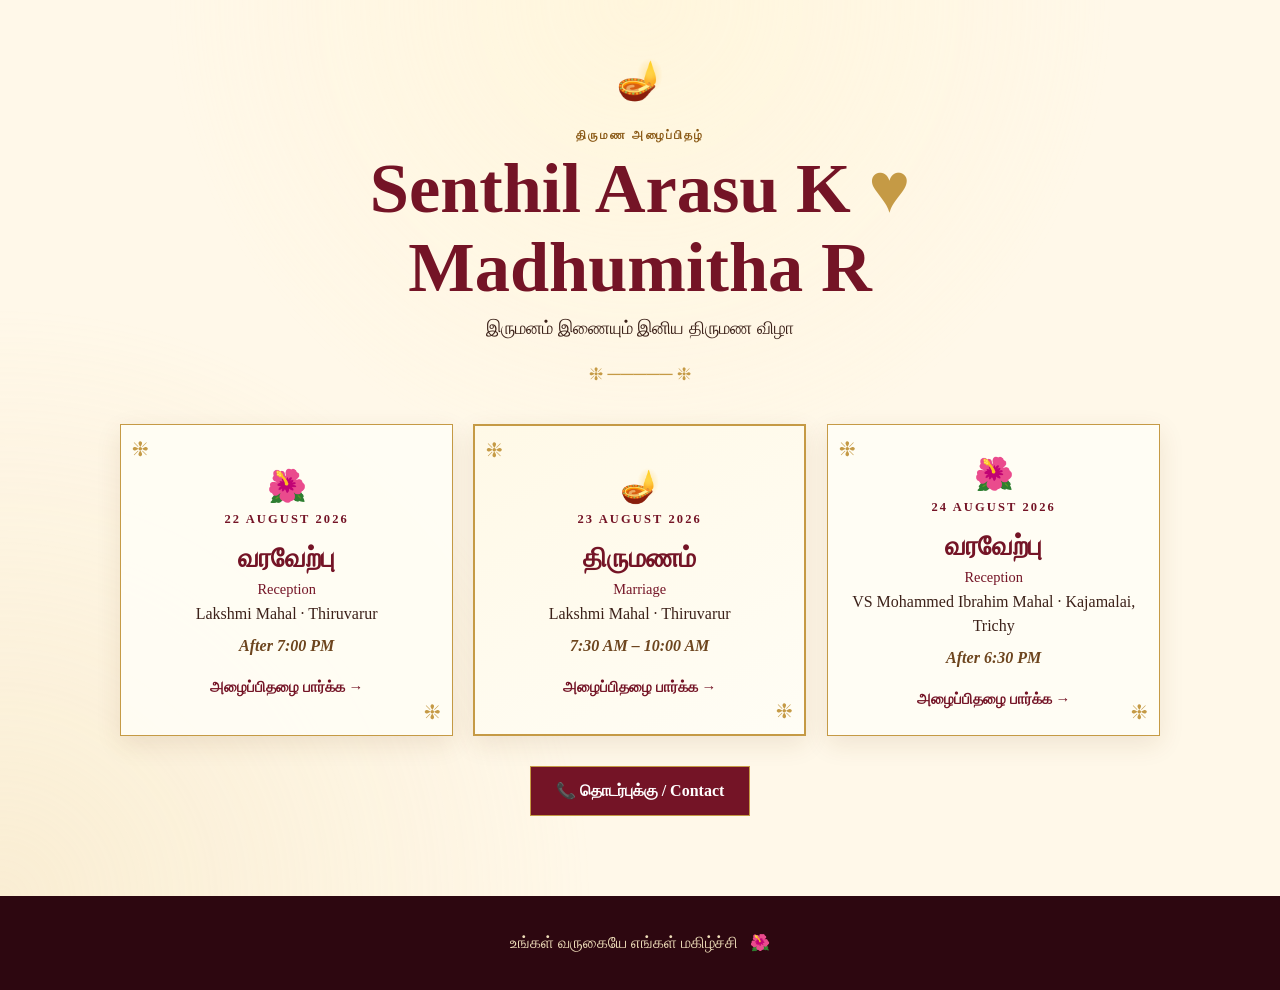
<file: index.html>
<!doctype html>
<html lang="ta">

<head>
  <meta charset="utf-8">
  <meta name="viewport" content="width=device-width, initial-scale=1">

  <meta
    name="description"
    content="Wedding celebrations of Senthil Arasu K and Madhumitha R"
  >

  <title>
    திருமண அழைப்பிதழ் | Senthil Arasu K ♥ Madhumitha R
  </title>

  <link rel="stylesheet" href="style.css">
</head>

<body>

  <main class="home-shell intro-ready">

    <!-- Wedding Header -->
    <section
      class="home-hero"
      aria-labelledby="couple-names"
    >

      <p class="lamp" aria-hidden="true">
        🪔
      </p>

      <p class="invitation-label">
        திருமண அழைப்பிதழ்
      </p>

      <h1 id="couple-names">
        Senthil Arasu K
        <span>♥</span>
        Madhumitha R
      </h1>

      <p class="subtitle">
        இருமனம் இணையும் இனிய திருமண விழா
      </p>

      <div
        class="ornament"
        aria-hidden="true"
      >
        ❈ ───── ❈
      </div>

    </section>


    <!-- Wedding Functions -->
    <section
      class="function-list"
      aria-label="Wedding functions"
    >

      <!-- 22 August Reception -->
      <a
        class="function-card"
        href="reception-thiruvarur.html"
      >

        <span
          class="event-icon"
          aria-hidden="true"
        >
          🌺
        </span>

        <span class="event-date">
          22 AUGUST 2026
        </span>

        <strong>
          வரவேற்பு
          <small>Reception</small>
        </strong>

        <span>
          Lakshmi Mahal · Thiruvarur
        </span>

        <em>
          After 7:00 PM
        </em>

        <b>
          அழைப்பிதழை பார்க்க →
        </b>

      </a>


      <!-- 23 August Marriage -->
      <a
        class="function-card featured"
        href="marriage.html"
      >

        <span
          class="event-icon"
          aria-hidden="true"
        >
          🪔
        </span>

        <span class="event-date">
          23 AUGUST 2026
        </span>

        <strong>
          திருமணம்
          <small>Marriage</small>
        </strong>

        <span>
          Lakshmi Mahal · Thiruvarur
        </span>

        <em>
          7:30 AM – 10:00 AM
        </em>

        <b>
          அழைப்பிதழை பார்க்க →
        </b>

      </a>


      <!-- 24 August Reception -->
      <a
        class="function-card"
        href="reception-trichy.html"
      >

        <span
          class="event-icon"
          aria-hidden="true"
        >
          🌺
        </span>

        <span class="event-date">
          24 AUGUST 2026
        </span>

        <strong>
          வரவேற்பு
          <small>Reception</small>
        </strong>

        <span>
          VS Mohammed Ibrahim Mahal · Kajamalai, Trichy
        </span>

        <em>
          After 6:30 PM
        </em>

        <b>
          அழைப்பிதழை பார்க்க →
        </b>

      </a>

    </section>


    <!-- Contact Button -->
    <div class="home-contact">

      <a
        class="contact-button"
        href="contact.html"
      >
        📞 தொடர்புக்கு / Contact
      </a>

    </div>

  </main>


  <!-- Footer -->
  <footer>
    உங்கள் வருகையே எங்கள் மகிழ்ச்சி
    <span>🌺</span>
  </footer>


  <!-- JavaScript -->
  <script src="script.js"></script>

</body>

</html>
</file>
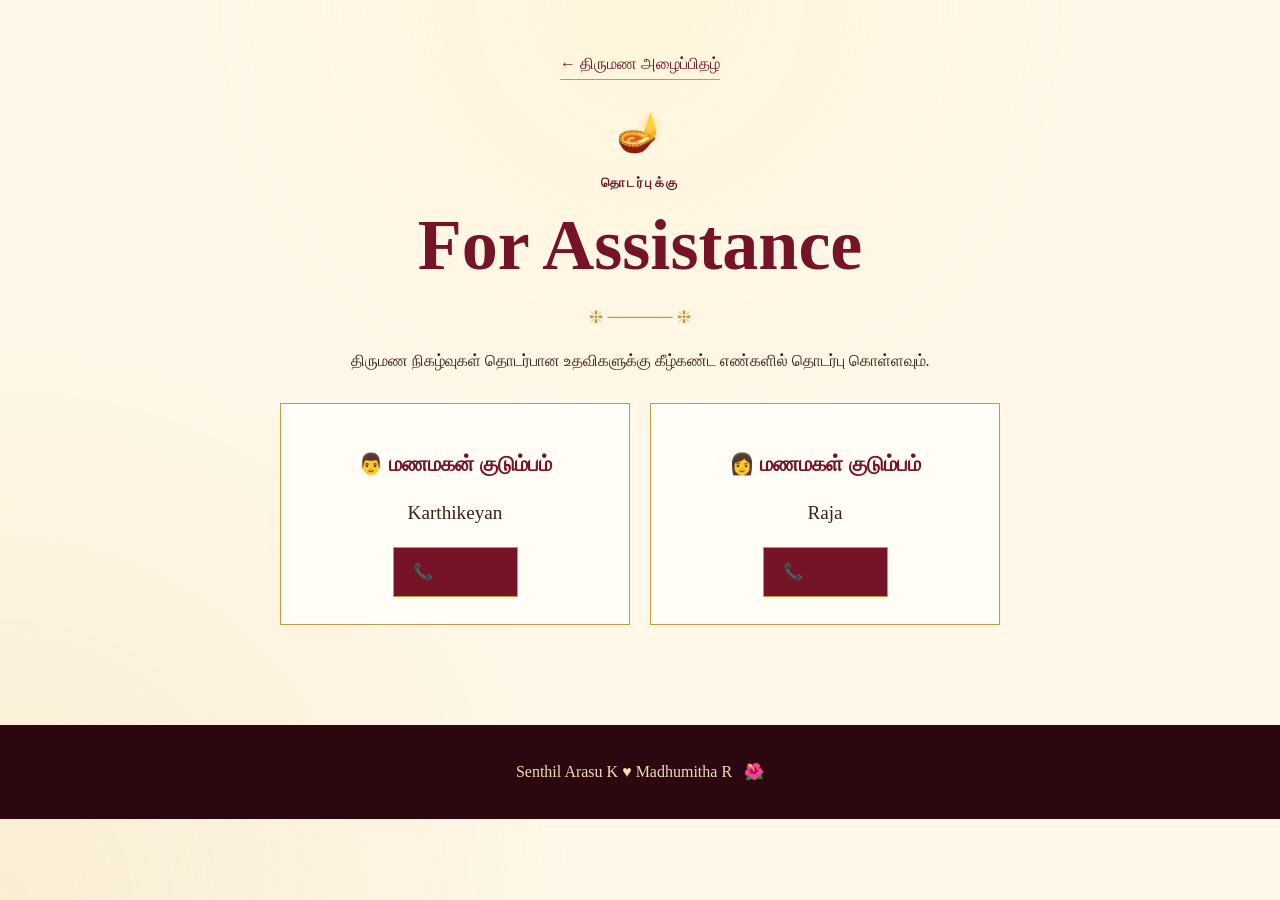
<file: contact.html>
<!doctype html><html lang="ta"><head><meta charset="utf-8"><meta name="viewport" content="width=device-width,initial-scale=1"><title>தொடர்புக்கு | Senthil Arasu K ♥ Madhumitha R</title><link rel="stylesheet" href="style.css"></head><body><main class="event-page contact-page"><a class="top-link" href="index.html">← திருமண அழைப்பிதழ்</a><p class="lamp">🪔</p><p class="event-kicker">தொடர்புக்கு</p><h1>For Assistance</h1><div class="ornament">❈ ───── ❈</div><p>திருமண நிகழ்வுகள் தொடர்பான உதவிகளுக்கு கீழ்கண்ட எண்களில் தொடர்பு கொள்ளவும்.</p><section class="contacts"><article class="contact-card"><h2>👨 மணமகன் குடும்பம்</h2><p>Karthikeyan</p><a class="button" href="tel:9443520092">📞 அழைக்க</a></article><article class="contact-card"><h2>👩 மணமகள் குடும்பம்</h2><p>Raja</p><a class="button" href="tel:9363993045">📞 அழைக்க</a></article></section></main><footer>Senthil Arasu K ♥ Madhumitha R <span>🌺</span></footer></body></html>
</file>
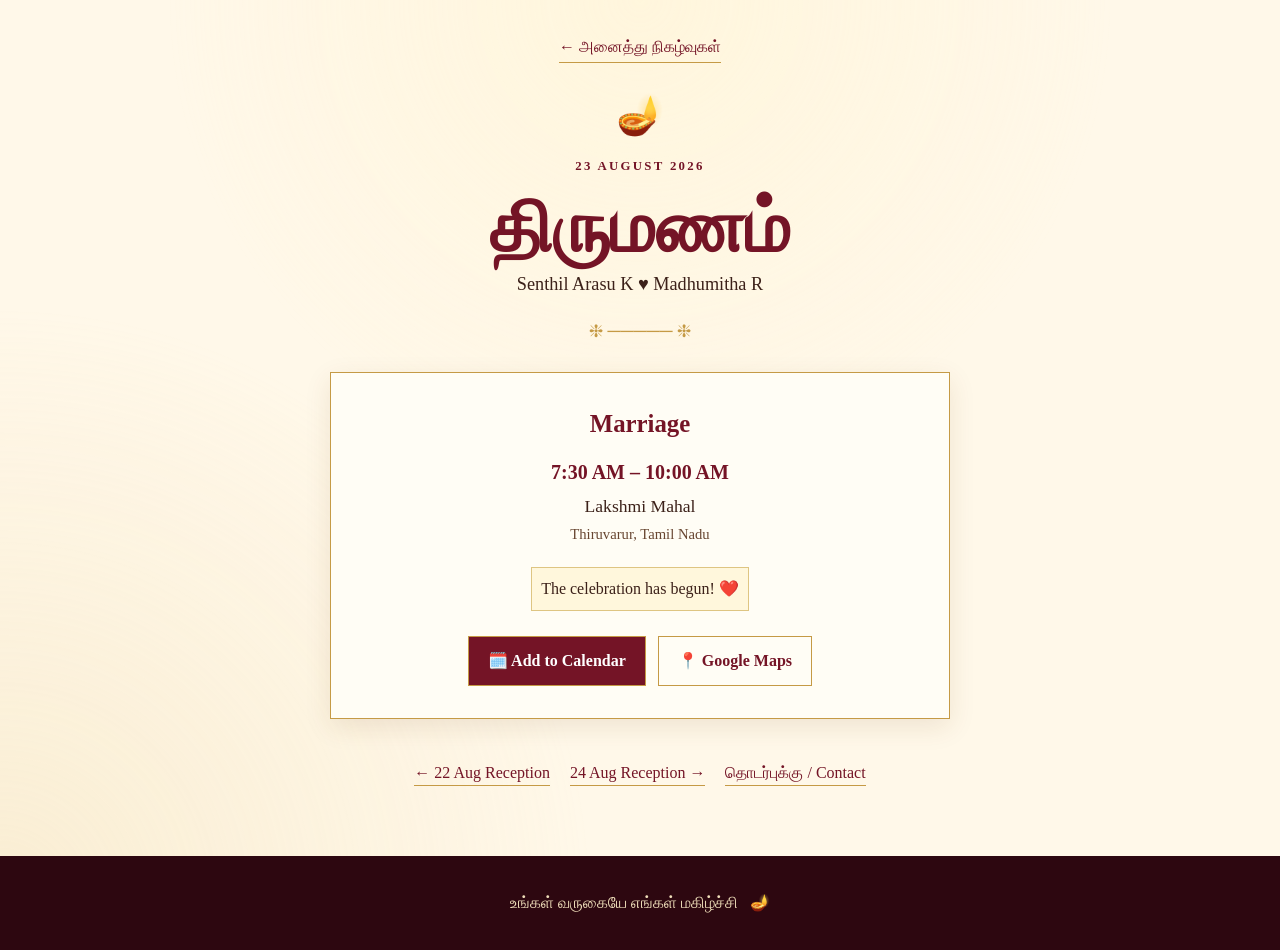
<file: marriage.html>
<!doctype html>
<html lang="ta">

<head>
    <meta charset="utf-8">
    <meta name="viewport" content="width=device-width, initial-scale=1">

    <title>23 Aug Marriage | Senthil Arasu K ♥ Madhumitha R</title>

    <link rel="stylesheet" href="style.css">
</head>

<body>

<main class="event-page">

    <!-- Back to Home -->
    <a class="top-link" href="index.html">
        ← அனைத்து நிகழ்வுகள்
    </a>

    <!-- Decoration -->
    <p class="lamp">🪔</p>

    <!-- Date -->
    <p class="event-kicker">
        23 AUGUST 2026
    </p>

    <!-- Function -->
    <h1>
        திருமணம்
    </h1>

    <!-- Couple -->
    <p class="couple">
        Senthil Arasu K ♥ Madhumitha R
    </p>

    <div class="ornament">
        ❈ ───── ❈
    </div>


    <!-- Event Details -->
    <section class="detail-card">

        <h2>
            Marriage
        </h2>

        <p class="event-time">
            7:30 AM – 10:00 AM
        </p>

        <p class="venue">
            Lakshmi Mahal
            <small>
                Thiruvarur, Tamil Nadu
            </small>
        </p>


        <!-- Countdown -->
        <div
            class="countdown"
            id="countdown">
        </div>


        <!-- Action Buttons -->
        <div class="action-row">

            <!-- Add to Calendar -->
            <a
                class="button calendar-button"
                href="marriage-thiruvarur-23-aug-2026.ics"
                data-google-calendar-url="https://calendar.google.com/calendar/render?action=TEMPLATE&text=Senthil%20Arasu%20K%20and%20Madhumitha%20R%20-%20Marriage&dates=20260823T020000Z%2F20260823T043000Z&location=Lakshmi%20Mahal%2C%20Thiruvarur%2C%20Tamil%20Nadu&details=Marriage%20Muhurtham%20of%20Senthil%20Arasu%20K%20and%20Madhumitha%20R.%207%3A30%20AM%20to%2010%3A00%20AM%20IST."
            >
                🗓️ Add to Calendar
            </a>


            <!-- Google Maps -->
            <a
                class="button alt"
                target="_blank"
                rel="noopener"
                href="https://www.google.com/maps/search/?api=1&query=Lakshmi%20Mahal%2C%20Thiruvarur"
            >
                📍 Google Maps
            </a>

        </div>

    </section>


    <!-- Bottom Navigation -->
    <nav class="bottom-nav">

        <a href="reception-thiruvarur.html">
            ← 22 Aug Reception
        </a>

        <a href="reception-trichy.html">
            24 Aug Reception →
        </a>

        <a href="contact.html">
            தொடர்புக்கு / Contact
        </a>

    </nav>

</main>


<!-- Footer -->
<footer>
    உங்கள் வருகையே எங்கள் மகிழ்ச்சி
    <span>🪔</span>
</footer>


<!-- Main JavaScript -->
<script src="script.js"></script>


<!-- Countdown -->
<script>
    updateCountdown(
        'countdown',
        '2026-08-23T07:30:00+05:30'
    );
</script>

</body>

</html>
</file>
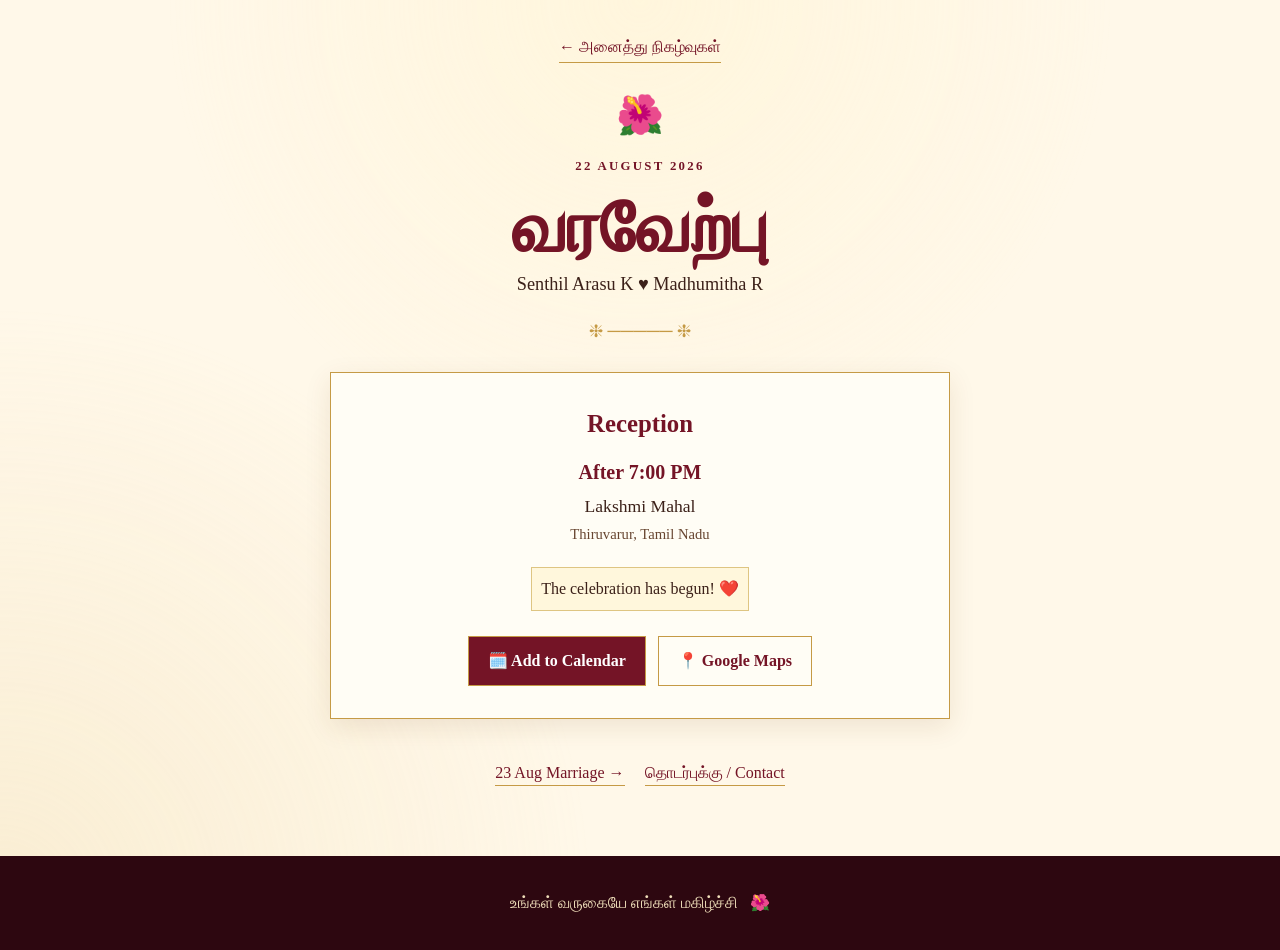
<file: reception-thiruvarur.html>
<!doctype html>
<html lang="ta">

<head>
    <meta charset="utf-8">
    <meta name="viewport" content="width=device-width, initial-scale=1">

    <title>22 Aug Reception | Senthil Arasu K ♥ Madhumitha R</title>

    <link rel="stylesheet" href="style.css">
</head>

<body>

<main class="event-page">

    <!-- Back to Home -->
    <a class="top-link" href="index.html">
        ← அனைத்து நிகழ்வுகள்
    </a>

    <!-- Decoration -->
    <p class="lamp">🌺</p>

    <!-- Date -->
    <p class="event-kicker">
        22 AUGUST 2026
    </p>

    <!-- Function -->
    <h1>
        வரவேற்பு
    </h1>

    <!-- Couple -->
    <p class="couple">
        Senthil Arasu K ♥ Madhumitha R
    </p>

    <div class="ornament">
        ❈ ───── ❈
    </div>


    <!-- Event Details -->
    <section class="detail-card">

        <h2>
            Reception
        </h2>

        <p class="event-time">
            After 7:00 PM
        </p>

        <p class="venue">
            Lakshmi Mahal
            <small>
                Thiruvarur, Tamil Nadu
            </small>
        </p>


        <!-- Countdown -->
        <div
            class="countdown"
            id="countdown">
        </div>


        <!-- Action Buttons -->
        <div class="action-row">

            <!-- Add to Calendar -->
            <a
                class="button calendar-button"
                href="reception-thiruvarur-22-aug-2026.ics"
                data-google-calendar-url="https://calendar.google.com/calendar/render?action=TEMPLATE&text=Senthil%20Arasu%20K%20and%20Madhumitha%20R%20-%20Reception&dates=20260822T133000Z%2F20260822T163000Z&location=Lakshmi%20Mahal%2C%20Thiruvarur%2C%20Tamil%20Nadu&details=Wedding%20reception%20of%20Senthil%20Arasu%20K%20and%20Madhumitha%20R.%20Starts%20after%207%3A00%20PM%20IST."
            >
                🗓️ Add to Calendar
            </a>


            <!-- Google Maps -->
            <a
                class="button alt"
                href="https://www.google.com/maps/search/?api=1&query=Lakshmi%20Mahal%2C%20Thiruvarur"
                target="_blank"
                rel="noopener"
            >
                📍 Google Maps
            </a>

        </div>

    </section>


    <!-- Bottom Navigation -->
    <nav class="bottom-nav">

        <a href="marriage.html">
            23 Aug Marriage →
        </a>

        <a href="contact.html">
            தொடர்புக்கு / Contact
        </a>

    </nav>

</main>


<!-- Footer -->
<footer>
    உங்கள் வருகையே எங்கள் மகிழ்ச்சி
    <span>🌺</span>
</footer>


<!-- JavaScript -->
<script src="script.js"></script>


<!-- Countdown -->
<script>
    updateCountdown(
        'countdown',
        '2026-08-22T19:00:00+05:30'
    );
</script>

</body>

</html>
</file>
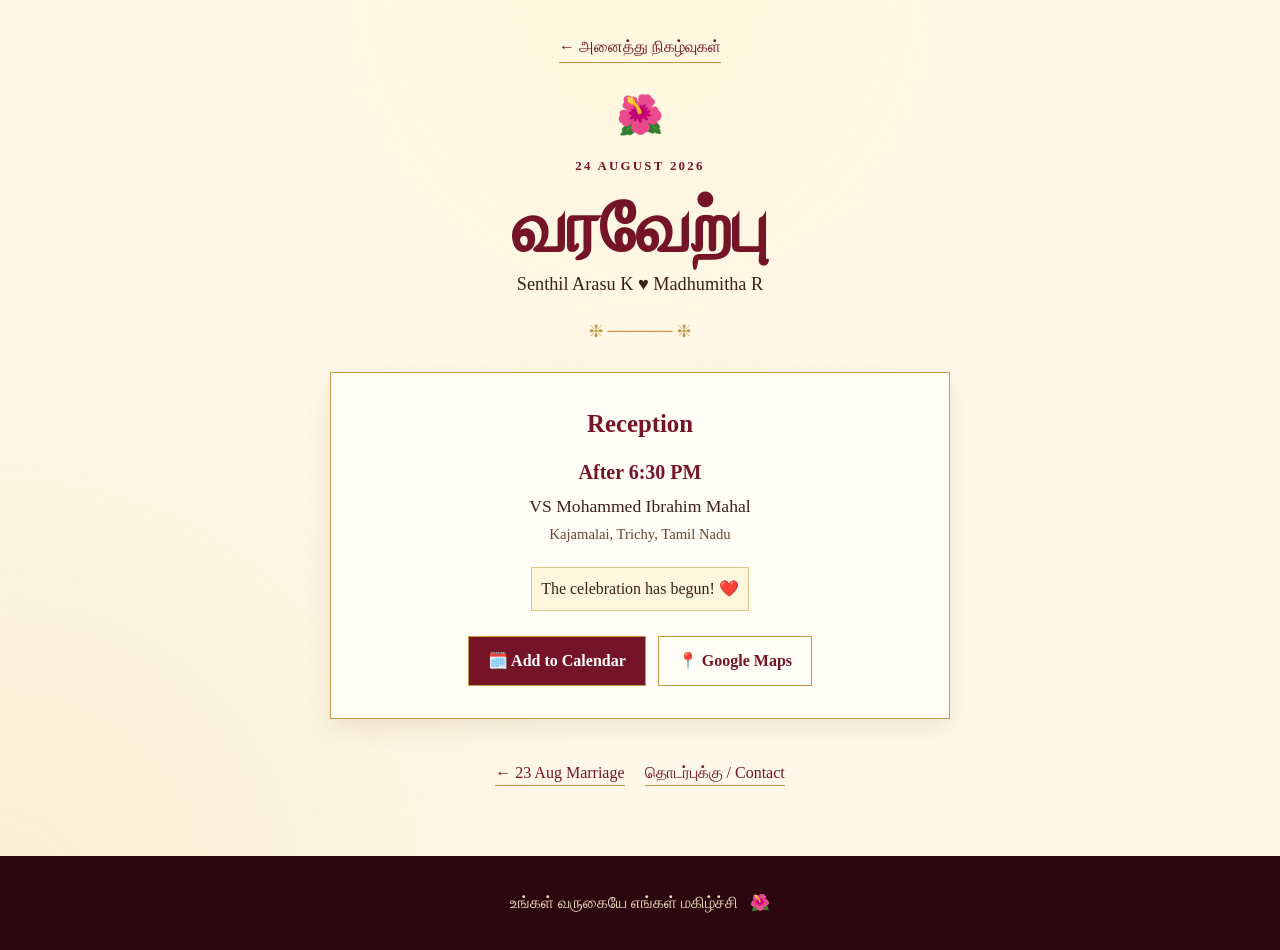
<file: reception-trichy.html>
<!doctype html>
<html lang="ta">

<head>
    <meta charset="utf-8">
    <meta name="viewport" content="width=device-width, initial-scale=1">

    <title>24 Aug Reception | Senthil Arasu K ♥ Madhumitha R</title>

    <link rel="stylesheet" href="style.css">
</head>

<body>

<main class="event-page">

    <a class="top-link" href="index.html">
        ← அனைத்து நிகழ்வுகள்
    </a>

    <p class="lamp">🌺</p>

    <p class="event-kicker">
        24 AUGUST 2026
    </p>

    <h1>
        வரவேற்பு
    </h1>

    <p class="couple">
        Senthil Arasu K ♥ Madhumitha R
    </p>

    <div class="ornament">
        ❈ ───── ❈
    </div>


    <section class="detail-card">

        <h2>
            Reception
        </h2>

        <p class="event-time">
            After 6:30 PM
        </p>

        <p class="venue">
            VS Mohammed Ibrahim Mahal
            <small>
                Kajamalai, Trichy, Tamil Nadu
            </small>
        </p>


        <!-- Countdown -->
        <div
            class="countdown"
            id="countdown">
        </div>


        <!-- Action Buttons -->
        <div class="action-row">

            <!-- Add to Calendar -->
            <a
                class="button calendar-button"
                href="reception-trichy-24-aug-2026.ics"
                data-google-calendar-url="https://calendar.google.com/calendar/render?action=TEMPLATE&text=Senthil%20Arasu%20K%20and%20Madhumitha%20R%20-%20Reception&dates=20260824T130000Z%2F20260824T153000Z&location=VS%20Mohammed%20Ibrahim%20Mahal%2C%20Kajamalai%2C%20Trichy%2C%20Tamil%20Nadu&details=Wedding%20reception%20of%20Senthil%20Arasu%20K%20and%20Madhumitha%20R.%20Starts%20after%206%3A30%20PM%20IST."
            >
                🗓️ Add to Calendar
            </a>


            <!-- Google Maps -->
            <a
                class="button alt"
                href="https://www.google.com/maps/search/?api=1&query=VS%20Mohammed%20Ibrahim%20Mahal%2C%20Kajamalai%2C%20Trichy"
                target="_blank"
                rel="noopener"
            >
                📍 Google Maps
            </a>

        </div>

    </section>


    <!-- Bottom Navigation -->
    <nav class="bottom-nav">

        <a href="marriage.html">
            ← 23 Aug Marriage
        </a>

        <a href="contact.html">
            தொடர்புக்கு / Contact
        </a>

    </nav>

</main>


<footer>
    உங்கள் வருகையே எங்கள் மகிழ்ச்சி
    <span>🌺</span>
</footer>


<script src="script.js"></script>

<script>
    updateCountdown(
        'countdown',
        '2026-08-24T18:30:00+05:30'
    );
</script>

</body>

</html>
</file>
<file: style.css>
:root{
  --maroon:#741426;
  --deep:#2d0710;
  --gold:#c59a45;
  --cream:#fff8e9;
  --ink:#3c2119;
  --paper:#fffdf5;
}

*{
  box-sizing:border-box
}

html{
  scroll-behavior:smooth
}

body{
  margin:0;
  background:var(--cream);
  color:var(--ink);
  font-family:Georgia,"Times New Roman",serif;
  line-height:1.5
}

body:before{
  content:"";
  position:fixed;
  inset:0;
  pointer-events:none;
  opacity:.38;
  background:
    radial-gradient(circle at 50% 0,#fff3c9 0,transparent 43%),
    radial-gradient(circle at 0 100%,#f1ddb0 0,transparent 38%)
}

a{
  color:inherit
}

.home-shell,
.event-page{
  position:relative;
  width:min(1080px,100%);
  margin:auto;
  padding:52px 20px 70px;
  text-align:center
}

.home-hero{
  max-width:750px;
  margin:auto
}

.lamp{
  font-size:2.4rem;
  margin:0
}

.eyebrow,
.invitation-label,
.event-date{
  color:var(--maroon);
  letter-spacing:.17em;
  font-size:.78rem;
  font-weight:bold
}

.invitation-label{
  margin:16px 0 5px;
  color:#8b5a17
}

.home-hero h1{
  margin:4px 0;
  color:var(--maroon);
  font-size:clamp(2.25rem,6vw,4.4rem);
  line-height:1.12
}

.home-hero h1 span{
  color:var(--gold);
  white-space:nowrap
}

.subtitle{
  font-size:1.15rem;
  margin:8px 0
}

.ornament{
  color:var(--gold);
  margin:18px;
  font-size:1.15rem
}


/* =========================================
   WEDDING FUNCTION CARDS
   ========================================= */

.function-list{
  display:grid;
  grid-template-columns:repeat(3,1fr);
  gap:20px;
  margin-top:36px
}

.function-card{
  display:flex;
  flex-direction:column;
  justify-content:center;
  min-height:305px;
  padding:25px 20px;
  background:rgba(255,253,245,.92);
  border:1px solid var(--gold);
  box-shadow:0 8px 24px #6b42161c;
  text-decoration:none;
  transition:transform .22s,box-shadow .22s;
  position:relative
}

.function-card:before,
.function-card:after{
  position:absolute;
  color:var(--gold);
  font-size:1.3rem;
  content:"❈"
}

.function-card:before{
  top:8px;
  left:11px
}

.function-card:after{
  bottom:8px;
  right:11px
}

.function-card:hover,
.function-card:focus-visible{
  transform:translateY(-5px);
  box-shadow:0 14px 28px #6b421638
}

.function-card.featured{
  background:linear-gradient(150deg,#fff9e7,#fffdf5);
  border-width:2px
}

.event-icon{
  font-size:2rem
}

.function-card strong{
  font-size:1.7rem;
  color:var(--maroon);
  margin:9px 0 2px
}

.function-card strong small{
  display:block;
  font-size:.9rem;
  font-weight:normal
}

.function-card em{
  color:#6d451e;
  margin:8px 0;
  font-weight:bold
}

.function-card b{
  margin-top:10px;
  color:var(--maroon);
  font-size:.92rem
}


/* =========================================
   HOME CONTACT BUTTON
   ========================================= */

.home-contact{
  text-align:center;
  margin:30px 0 10px
}

.contact-button{
  display:inline-flex;
  align-items:center;
  justify-content:center;
  min-height:49px;
  padding:12px 25px;
  border:1px solid var(--gold);
  background:var(--maroon);
  color:#fff;
  text-decoration:none;
  font-weight:bold;
  transition:
    background .2s,
    transform .2s,
    box-shadow .2s
}

.contact-button:hover,
.contact-button:focus-visible{
  background:#951d32;
  transform:translateY(-2px);
  box-shadow:0 8px 18px #6b421638
}


/* =========================================
   FOOTER
   ========================================= */

footer{
  position:relative;
  text-align:center;
  background:var(--deep);
  color:#eeddb9;
  padding:35px 20px
}

footer span{
  color:#e3b95d;
  margin-left:8px
}


/* =========================================
   INTRO ANIMATIONS
   ========================================= */

.intro-ready .home-hero>*{
  animation:rise .8s both
}

.intro-ready .lamp{
  animation:lamp-glow 1.5s ease-in-out infinite alternate
}

.intro-ready .eyebrow{
  animation-delay:.25s
}

.intro-ready .invitation-label{
  animation-delay:.45s
}

.intro-ready h1{
  animation-delay:.65s
}

.intro-ready .subtitle{
  animation-delay:.85s
}

.intro-ready .ornament{
  animation-delay:1.05s
}

.intro-ready .function-card{
  opacity:0;
  animation:card-in .7s ease-out forwards
}

.intro-ready .function-card:nth-child(1){
  animation-delay:1.25s
}

.intro-ready .function-card:nth-child(2){
  animation-delay:1.48s
}

.intro-ready .function-card:nth-child(3){
  animation-delay:1.71s
}

@keyframes rise{
  from{
    opacity:0;
    transform:translateY(17px)
  }

  to{
    opacity:1;
    transform:translateY(0)
  }
}

@keyframes card-in{
  from{
    opacity:0;
    transform:translateY(26px) scale(.98)
  }

  to{
    opacity:1;
    transform:translateY(0) scale(1)
  }
}

@keyframes lamp-glow{
  from{
    filter:drop-shadow(0 0 0 #e3b95d)
  }

  to{
    filter:drop-shadow(0 0 12px #e3b95d)
  }
}


/* =========================================
   EVENT PAGES
   ========================================= */

.event-page{
  max-width:800px;
  padding-top:35px
}

.top-link{
  display:inline-block;
  color:var(--maroon);
  margin-bottom:24px;
  text-decoration:none;
  border-bottom:1px solid var(--gold);
  padding-bottom:3px
}

.event-kicker{
  letter-spacing:.18em;
  color:var(--maroon);
  font-size:.8rem;
  font-weight:bold
}

.event-page h1{
  color:var(--maroon);
  font-size:clamp(2.3rem,7vw,4.5rem);
  line-height:1.1;
  margin:12px 0 2px
}

.couple{
  font-size:1.14rem;
  margin:0 0 20px
}

.detail-card{
  background:var(--paper);
  border:1px solid var(--gold);
  padding:32px 22px;
  margin:26px auto;
  max-width:620px;
  box-shadow:0 8px 25px #6b42161c
}

.detail-card h2{
  color:var(--maroon);
  margin:0 0 15px;
  font-size:1.55rem
}

.event-time{
  font-size:1.25rem;
  font-weight:bold;
  color:var(--maroon);
  margin:6px 0
}

.venue{
  font-size:1.1rem;
  margin:0
}

.venue small{
  display:block;
  margin-top:4px;
  color:#684631
}


/* =========================================
   COUNTDOWN
   ========================================= */

.countdown{
  display:flex;
  justify-content:center;
  gap:10px;
  margin:22px auto;
  flex-wrap:wrap
}

.countdown div{
  min-width:68px;
  padding:9px;
  background:#fff7dc;
  border:1px solid #dec582
}

.countdown b{
  display:block;
  font-size:1.35rem;
  color:var(--maroon)
}

.countdown span{
  font-size:.72rem;
  letter-spacing:.08em
}


/* =========================================
   ACTION BUTTONS
   ========================================= */

.action-row{
  display:flex;
  flex-wrap:wrap;
  justify-content:center;
  gap:12px;
  margin-top:25px
}

.button{
  display:inline-flex;
  align-items:center;
  justify-content:center;
  min-height:49px;
  padding:12px 19px;
  border:1px solid var(--gold);
  background:var(--maroon);
  color:#fff;
  text-decoration:none;
  font-weight:bold;
  transition:
    background .2s,
    transform .2s
}

.button:hover,
.button:focus-visible{
  background:#951d32;
  transform:translateY(-2px)
}

.button.alt{
  background:#fffdf5;
  color:var(--maroon)
}

.button.alt:hover,
.button.alt:focus-visible{
  background:#fff3c9
}

.note{
  margin:17px auto 0;
  max-width:560px;
  color:#65452e;
  font-size:.9rem
}


/* =========================================
   BOTTOM NAVIGATION
   ========================================= */

.bottom-nav{
  display:flex;
  justify-content:center;
  gap:20px;
  flex-wrap:wrap;
  margin-top:42px
}

.bottom-nav a{
  color:var(--maroon);
  text-decoration:none;
  border-bottom:1px solid var(--gold)
}


/* =========================================
   CONTACT PAGE
   ========================================= */

.contact-page{
  padding-top:52px
}

.contacts{
  display:grid;
  grid-template-columns:repeat(2,1fr);
  gap:20px;
  margin:30px auto;
  max-width:720px
}

.contact-card{
  background:var(--paper);
  border:1px solid var(--gold);
  padding:27px 20px
}

.contact-card h2{
  color:var(--maroon);
  font-size:1.3rem
}

.contact-card p{
  font-size:1.2rem
}

.contact-card a{
  color:var(--maroon)
}


/* =========================================
   RESPONSIVE
   ========================================= */

@media(max-width:720px){

  .function-list,
  .contacts{
    grid-template-columns:1fr
  }

  .home-shell{
    padding-top:38px
  }

  .function-card{
    min-height:250px
  }

  .event-page{
    padding-inline:16px
  }

  .detail-card{
    padding:27px 15px
  }

  .home-contact{
    margin-top:25px
  }

  .contact-button{
    width:min(90%,320px)
  }
}


/* =========================================
   REDUCED MOTION
   ========================================= */

@media(prefers-reduced-motion:reduce){

  *,
  *:before,
  *:after{
    animation-duration:.01ms!important;
    animation-iteration-count:1!important;
    scroll-behavior:auto!important
  }
}
</file>
